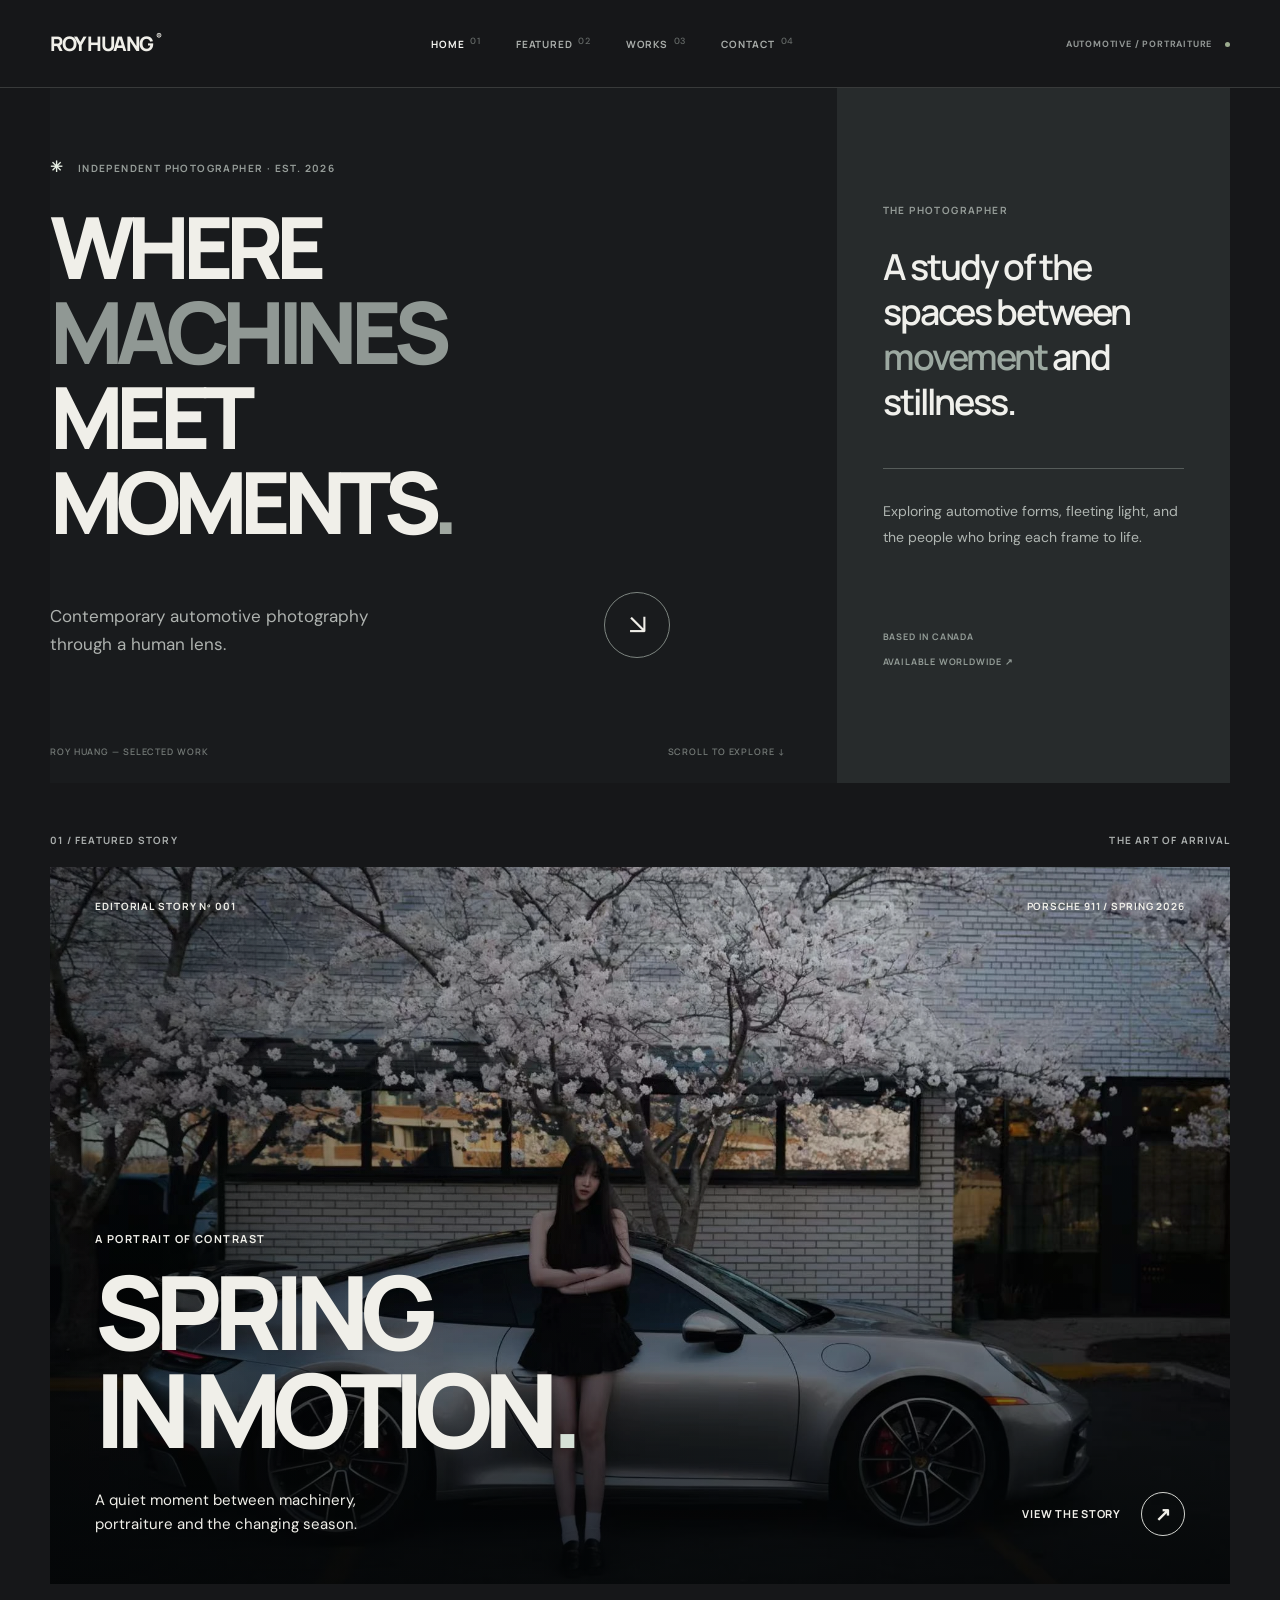
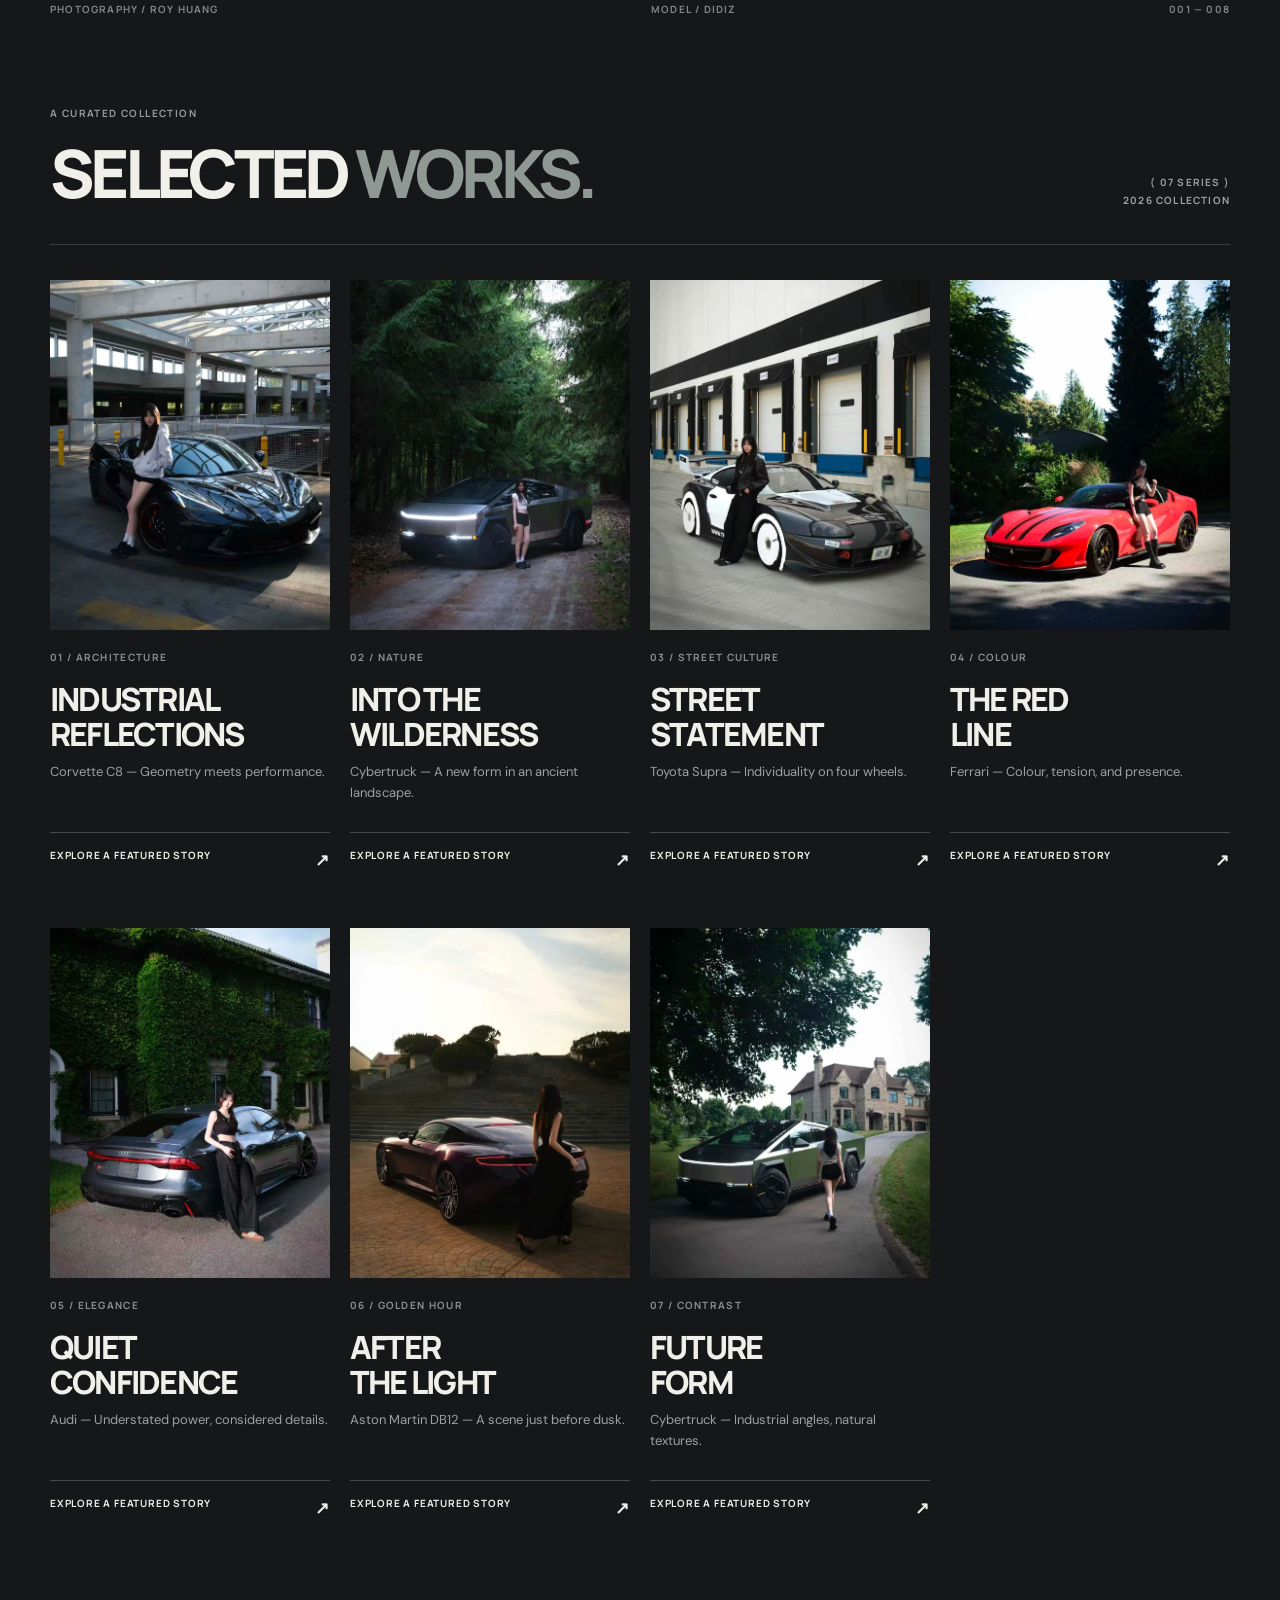
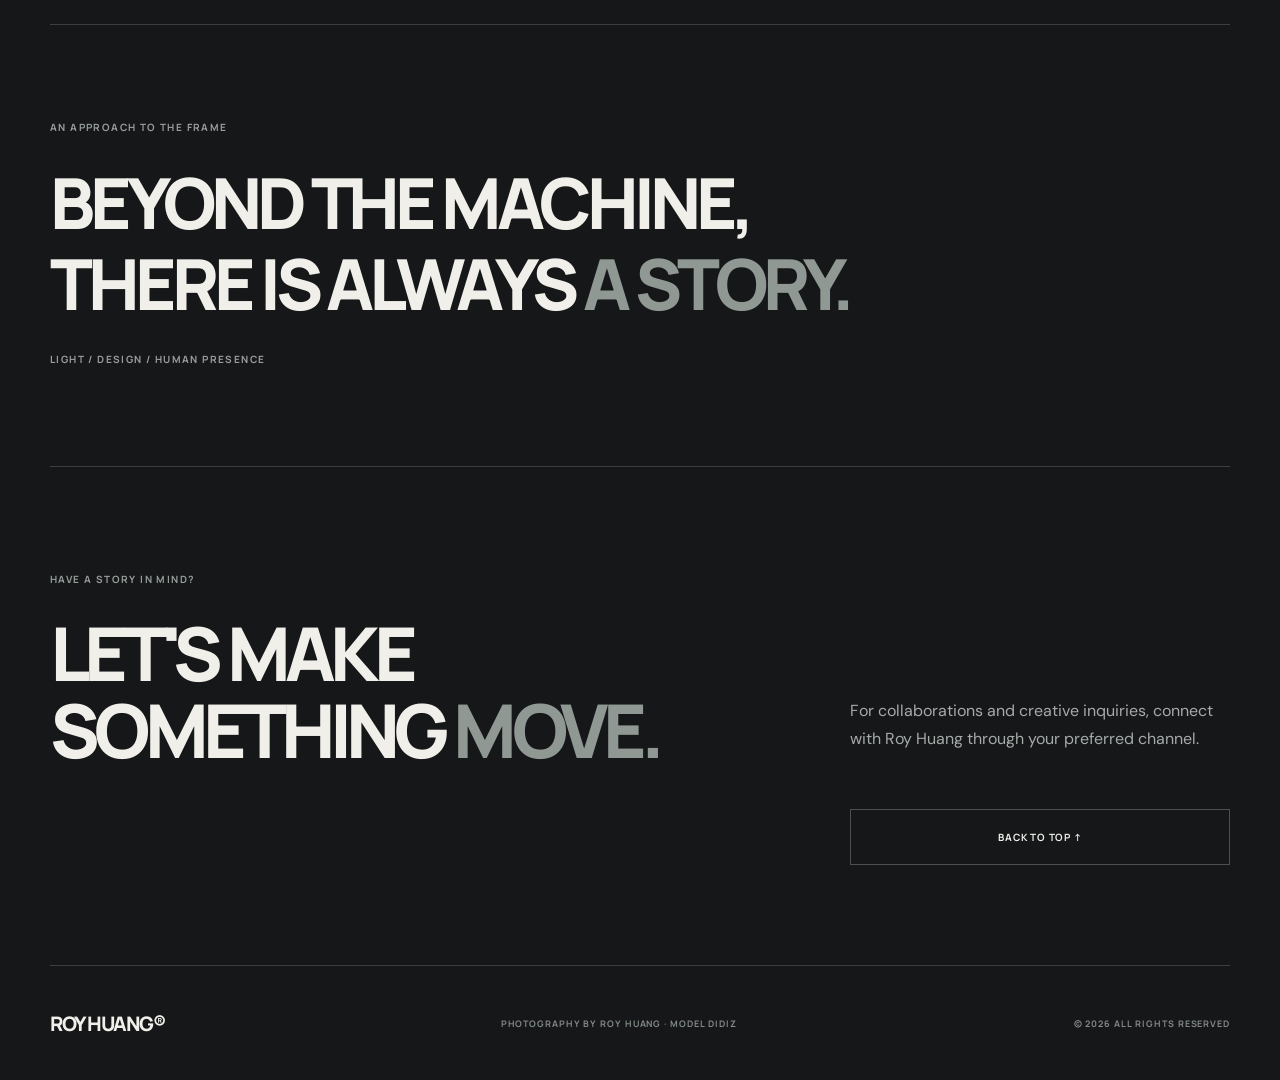
<file: index.html>
<!doctype html>
<html lang="en">
  <head>
    <meta charset="utf-8">
    <meta name="viewport" content="width=device-width,initial-scale=1">
    <meta name="theme-color" content="#161719">
    <meta name="description" content="Roy Huang — Automotive photography and portraiture. Selected photographs featuring didiz and extraordinary machines.">
    <title>ROY HUANG® — Automotive Photography &amp; Portraiture</title>
    <link rel="preconnect" href="https://fonts.googleapis.com">
    <link rel="preconnect" href="https://fonts.gstatic.com" crossorigin>
    <link href="https://fonts.googleapis.com/css2?family=DM+Sans:wght@400;500;600;700&amp;family=Manrope:wght@400;500;600;700;800&amp;display=swap" rel="stylesheet">
    <link rel="stylesheet" href="css/style.css">
    <script src="js/main.js" defer></script>
  </head>
  <body class="page-home">
    <header class="site-header" id="top">
      <a class="brand" href="index.html" aria-label="Roy Huang homepage">ROY HUANG<span class="brand-dot">®</span></a>
      <nav class="site-nav" aria-label="Main navigation"><a class="active" href="index.html">HOME <span>01</span></a><a href="detail.html">FEATURED <span>02</span></a><a href="#works">WORKS <span>03</span></a><a href="#contact">CONTACT <span>04</span></a></nav>
      <span class="header-right">AUTOMOTIVE / PORTRAITURE <span class="live-dot"></span></span>
    </header>
    <main>
      <section class="hero-grid container" aria-labelledby="hero-title">
        <div class="hero-primary">
          <div class="hero-copy">
            <p class="eyebrow reveal"><span class="tiny-spark">✳</span> INDEPENDENT PHOTOGRAPHER · EST. 2026</p>
            <h1 id="hero-title" class="reveal">WHERE<br><em>MACHINES</em><br>MEET<br>MOMENTS<span class="period">.</span></h1>
            <div class="hero-bottom reveal">
              <p>Contemporary automotive photography<br>through a human lens.</p>
              <a class="circle-link" href="#works" aria-label="Explore selected works">↘</a>
            </div>
          </div>
          <div class="hero-index"><span>ROY HUANG — SELECTED WORK</span><span>SCROLL TO EXPLORE ↓</span></div>
        </div>
        <aside class="hero-aside">
          <div class="aside-inner">
            <p class="eyebrow">THE PHOTOGRAPHER</p>
            <p class="aside-lead">A study of the spaces between <em>movement</em> and stillness.</p>
            <div class="aside-rule"></div>
            <p class="aside-description">Exploring automotive forms, fleeting light, and the people who bring each frame to life.</p>
            <div class="aside-meta"><span>BASED IN CANADA</span><span>AVAILABLE WORLDWIDE ↗</span></div>
          </div>
        </aside>
      </section>
      <section class="featured container" aria-label="Featured photography project">
        <div class="section-heading"><span>01 / FEATURED STORY</span><span>THE ART OF ARRIVAL</span></div>
        <a href="detail.html" class="featured-panel">
          <div class="featured-image"><img src="images/porsche-wide.webp" alt="Silver Porsche 911 beneath cherry blossoms, portrait of model didiz" fetchpriority="high"></div>
          <div class="featured-overlay">
            <div class="featured-top"><span>EDITORIAL STORY Nº 001</span><span>PORSCHE 911 / SPRING 2026</span></div>
            <div class="featured-content">
              <span class="featured-kicker">A PORTRAIT OF CONTRAST</span>
              <h2>SPRING<br>IN MOTION<span>.</span></h2>
              <div class="featured-bottom">
                <p>A quiet moment between machinery,<br>portraiture and the changing season.</p>
                <span class="view-case">VIEW THE STORY <span class="arrow-circle">↗</span></span>
              </div>
            </div>
          </div>
        </a>
        <div class="featured-caption"><span>PHOTOGRAPHY / ROY HUANG</span><span>MODEL / DIDIZ</span><span>001 — 008</span></div>
      </section>
      <section class="works container" id="works">
        <div class="works-heading reveal">
          <div>
            <p class="eyebrow">A CURATED COLLECTION</p>
            <h2>SELECTED <em>WORKS.</em></h2>
          </div>
          <span class="works-count">( 07 SERIES )<br>2026 COLLECTION</span>
        </div>
        <div class="cards-gallery">
          <article class="project-card reveal">
            <div class="card-image"><img src="images/corvette.webp" alt="Black Chevrolet Corvette C8 under geometric glass architecture" loading="lazy"></div>
            <div class="card-details">
              <span class="card-number">01 / ARCHITECTURE</span>
              <h3>INDUSTRIAL<br>REFLECTIONS</h3>
              <p>Corvette C8 — Geometry meets performance.</p>
              <a href="detail.html" class="card-action" aria-label="Explore featured photographic case study">EXPLORE A FEATURED STORY <span>↗</span></a>
            </div>
          </article>
          <article class="project-card reveal">
            <div class="card-image"><img src="images/cybertruck-forest.webp" alt="Tesla Cybertruck surrounded by deep evergreen forest" loading="lazy"></div>
            <div class="card-details">
              <span class="card-number">02 / NATURE</span>
              <h3>INTO THE<br>WILDERNESS</h3>
              <p>Cybertruck — A new form in an ancient landscape.</p>
              <a href="detail.html" class="card-action">EXPLORE A FEATURED STORY <span>↗</span></a>
            </div>
          </article>
          <article class="project-card reveal">
            <div class="card-image"><img src="images/supra.webp" alt="Modified Toyota Supra beside an industrial loading dock" loading="lazy"></div>
            <div class="card-details">
              <span class="card-number">03 / STREET CULTURE</span>
              <h3>STREET<br>STATEMENT</h3>
              <p>Toyota Supra — Individuality on four wheels.</p>
              <a href="detail.html" class="card-action">EXPLORE A FEATURED STORY <span>↗</span></a>
            </div>
          </article>
          <article class="project-card reveal">
            <div class="card-image"><img src="images/ferrari.webp" alt="Bright red Ferrari photographed in afternoon sunlight" loading="lazy"></div>
            <div class="card-details">
              <span class="card-number">04 / COLOUR</span>
              <h3>THE RED<br>LINE</h3>
              <p>Ferrari — Colour, tension, and presence.</p>
              <a href="detail.html" class="card-action">EXPLORE A FEATURED STORY <span>↗</span></a>
            </div>
          </article>
          <article class="project-card reveal">
            <div class="card-image"><img src="images/audi.webp" alt="Dark grey Audi performance car framed by ivy-covered building" loading="lazy"></div>
            <div class="card-details">
              <span class="card-number">05 / ELEGANCE</span>
              <h3>QUIET<br>CONFIDENCE</h3>
              <p>Audi — Understated power, considered details.</p>
              <a href="detail.html" class="card-action">EXPLORE A FEATURED STORY <span>↗</span></a>
            </div>
          </article>
          <article class="project-card reveal">
            <div class="card-image"><img src="images/amg.webp" alt="Aston Martin DB12 at golden hour with portrait model" loading="lazy"></div>
            <div class="card-details">
              <span class="card-number">06 / GOLDEN HOUR</span>
              <h3>AFTER<br>THE LIGHT</h3>
              <p>Aston Martin DB12 — A scene just before dusk.</p>
              <a href="detail.html" class="card-action">EXPLORE A FEATURED STORY <span>↗</span></a>
            </div>
          </article>
          <article class="project-card reveal">
            <div class="card-image"><img src="images/cybertruck-estate.webp" alt="Tesla Cybertruck near a quiet estate, model walking nearby" loading="lazy"></div>
            <div class="card-details">
              <span class="card-number">07 / CONTRAST</span>
              <h3>FUTURE<br>FORM</h3>
              <p>Cybertruck — Industrial angles, natural textures.</p>
              <a href="detail.html" class="card-action">EXPLORE A FEATURED STORY <span>↗</span></a>
            </div>
          </article>
        </div>
      </section>
      <section class="statement container reveal">
        <span>AN APPROACH TO THE FRAME</span>
        <p>BEYOND THE MACHINE,<br>THERE IS ALWAYS <em>A STORY.</em></p>
        <span>LIGHT / DESIGN / HUMAN PRESENCE</span>
      </section>
      <section class="contact container" id="contact">
        <div>
          <p class="eyebrow">HAVE A STORY IN MIND?</p>
          <h2>LET&#39;S MAKE<br>SOMETHING <em>MOVE.</em></h2>
        </div>
        <p>For collaborations and creative inquiries, connect with Roy Huang through your preferred channel.</p>
        <a href="#top" class="back-to-top">BACK TO TOP ↑</a>
      </section>
    </main>
    <footer class="site-footer container"><a href="index.html" class="footer-brand">ROY HUANG®</a><span>PHOTOGRAPHY BY ROY HUANG · MODEL DIDIZ</span><span>© 2026 ALL RIGHTS RESERVED</span></footer>
  </body>
</html>
</file>
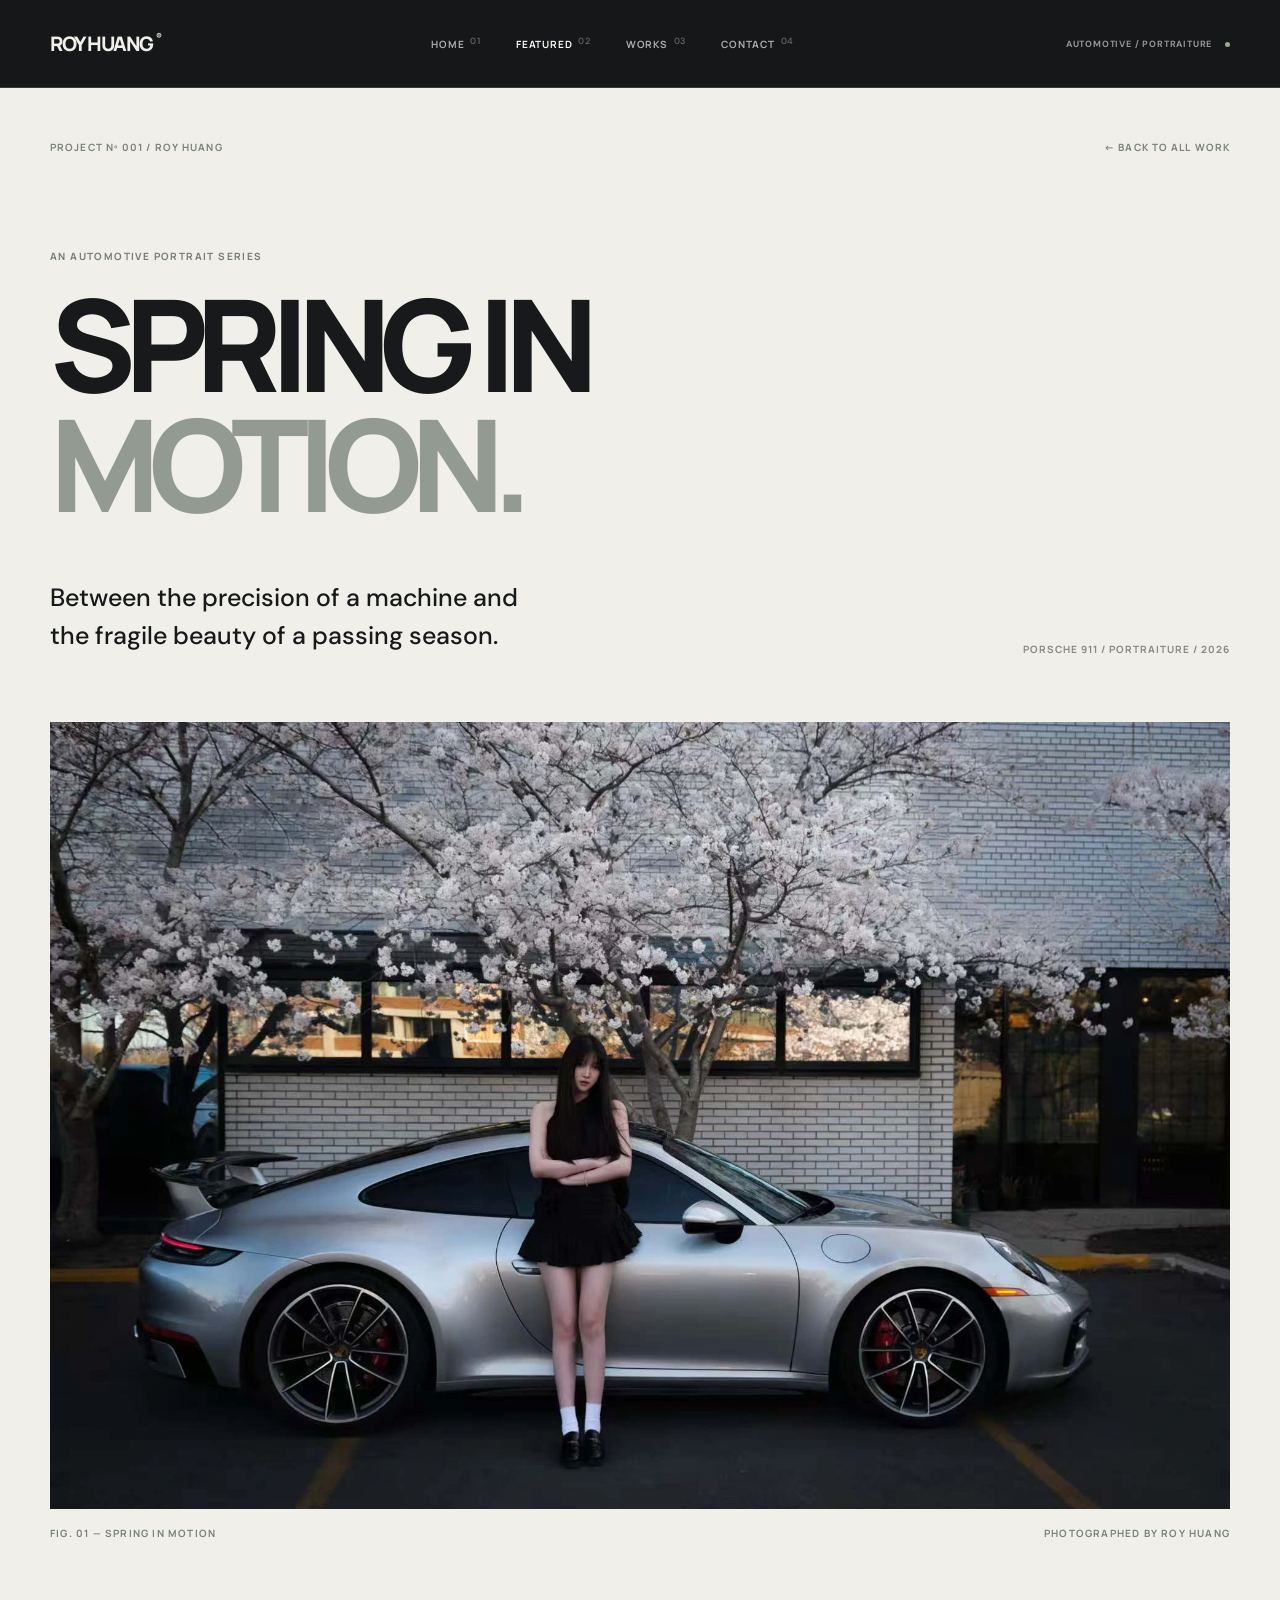
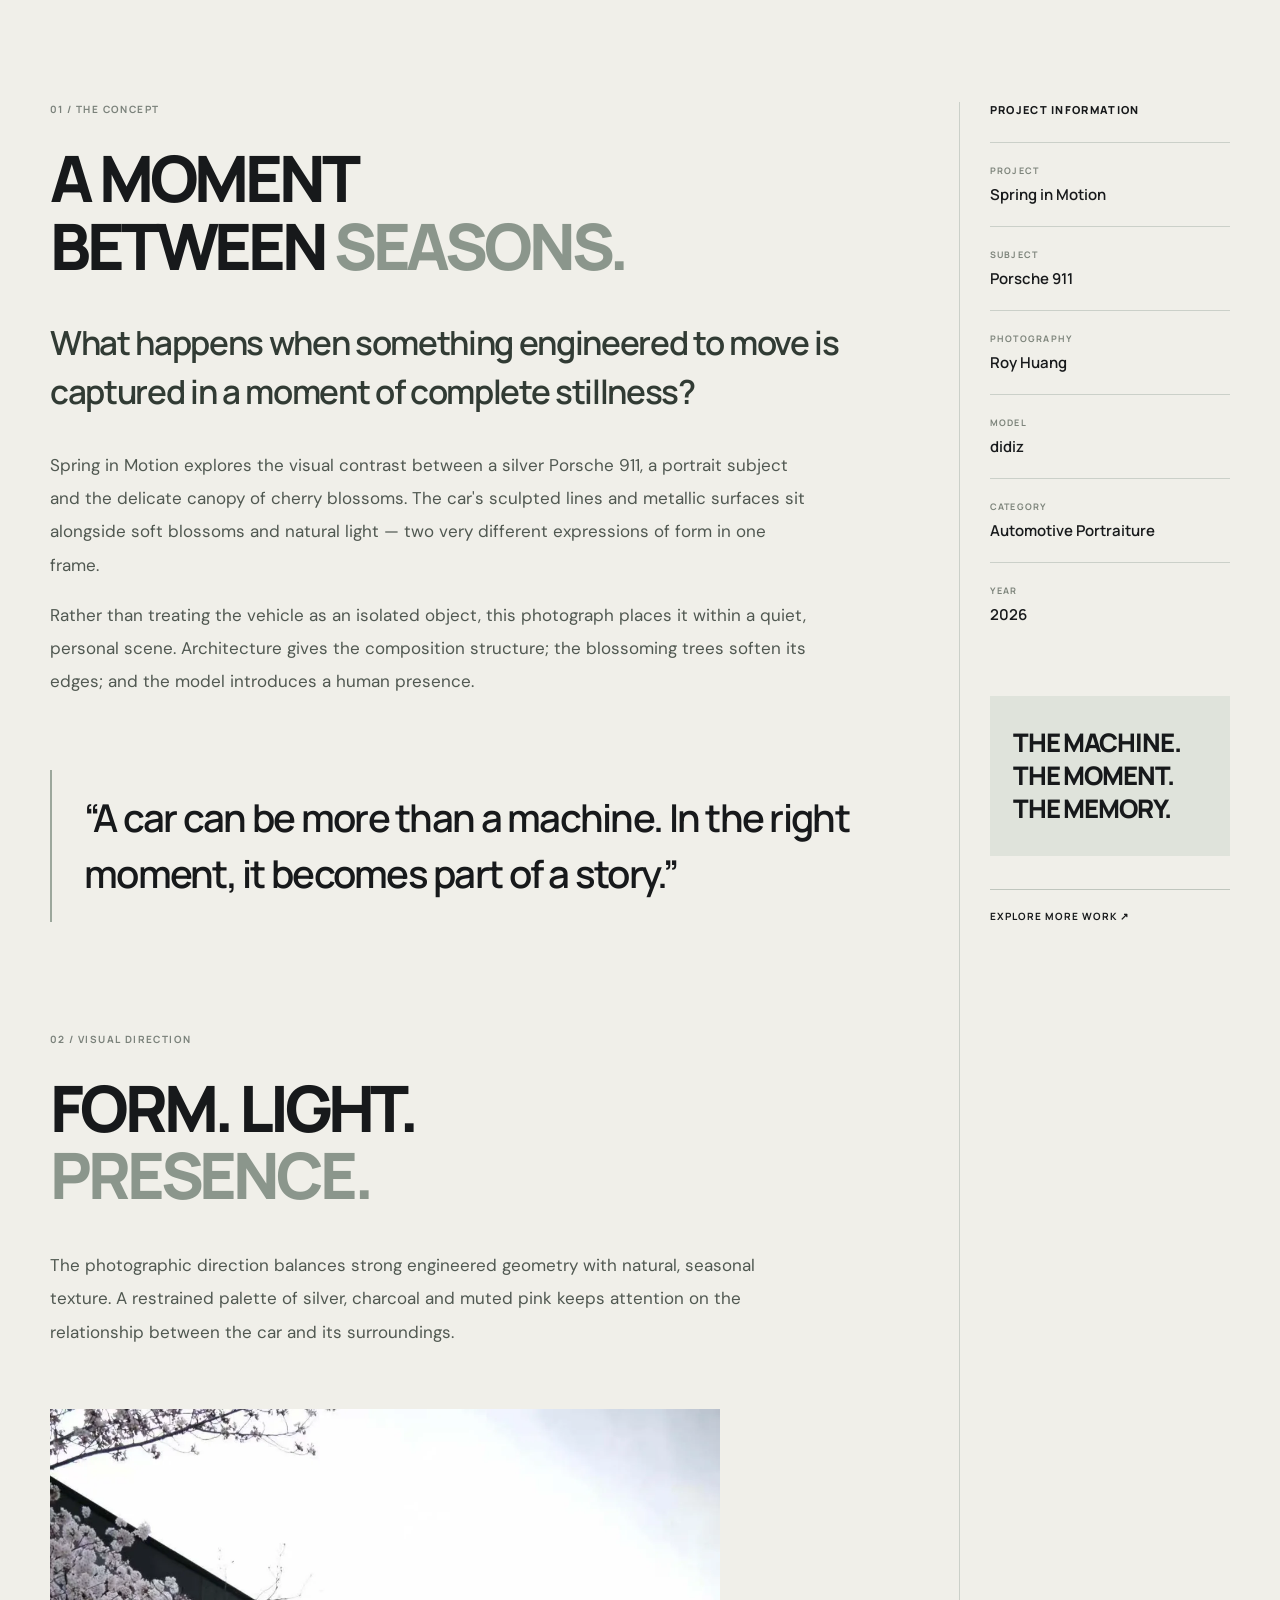
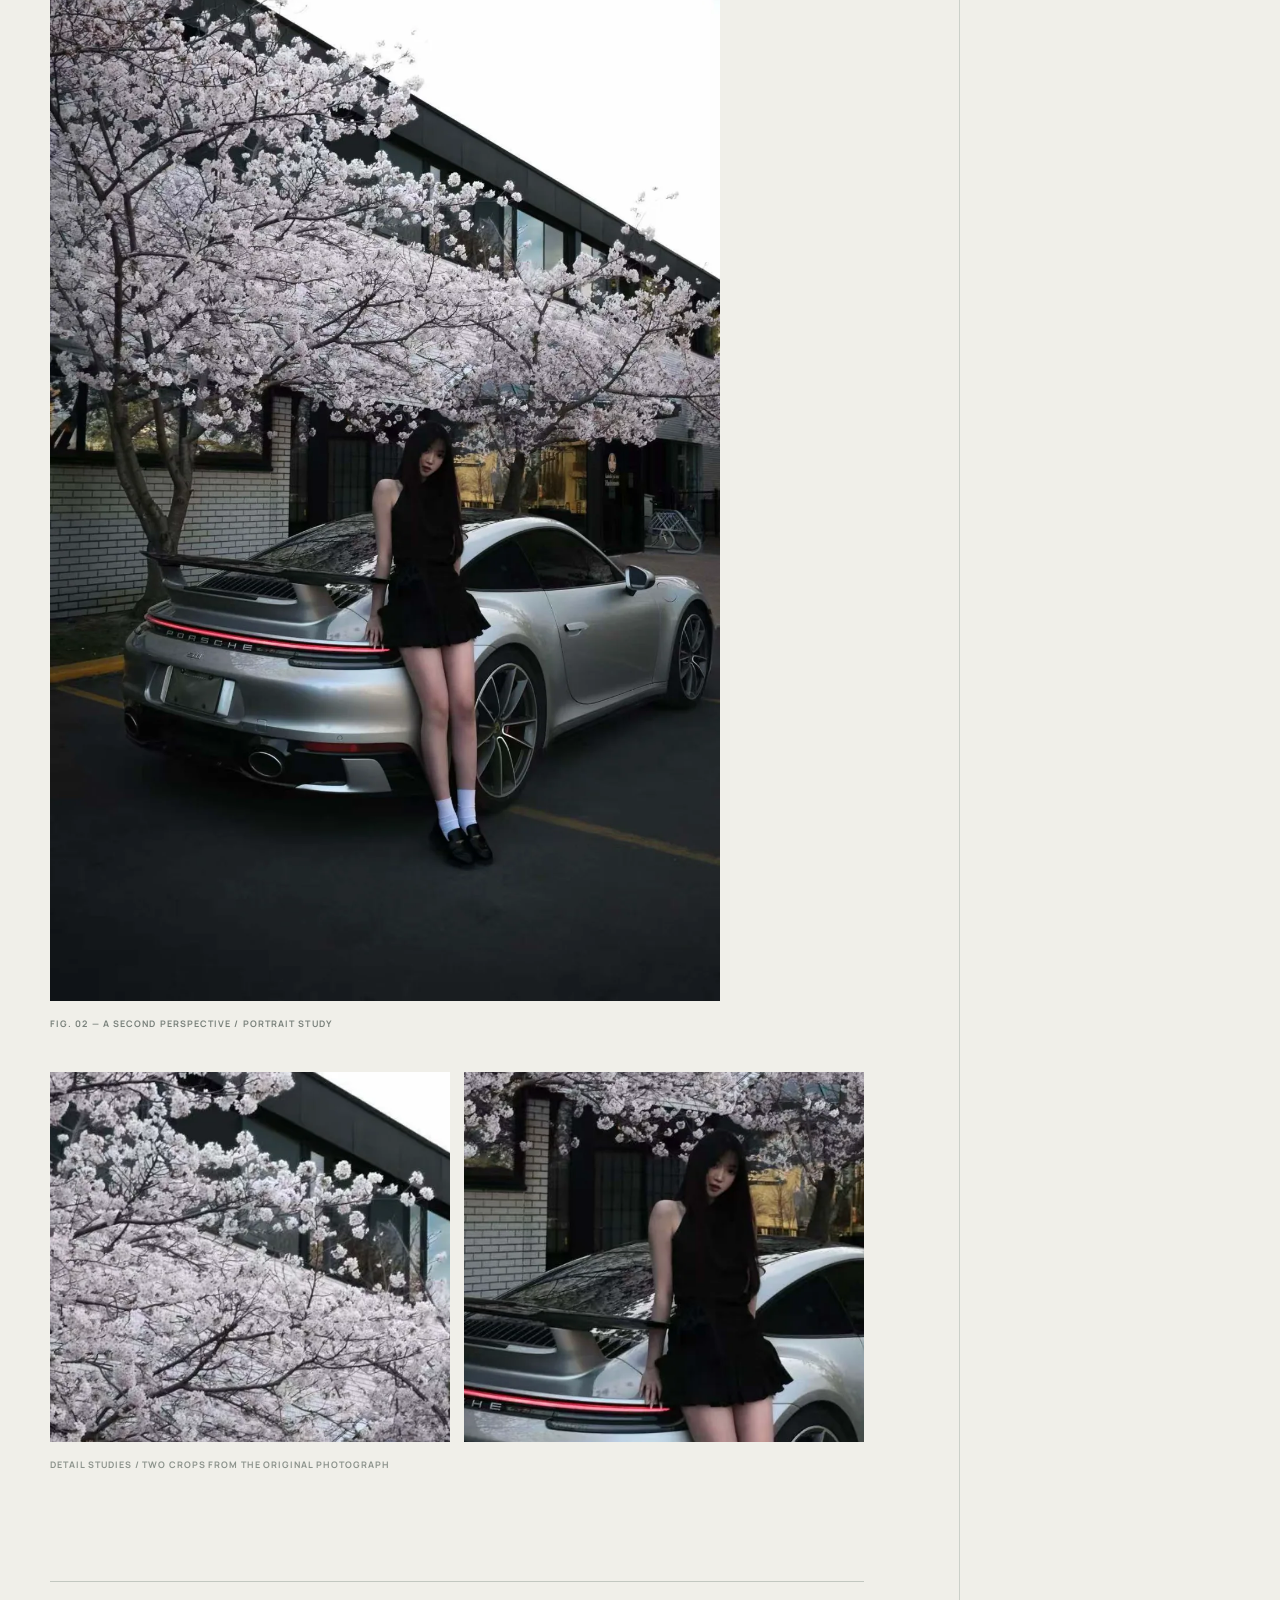
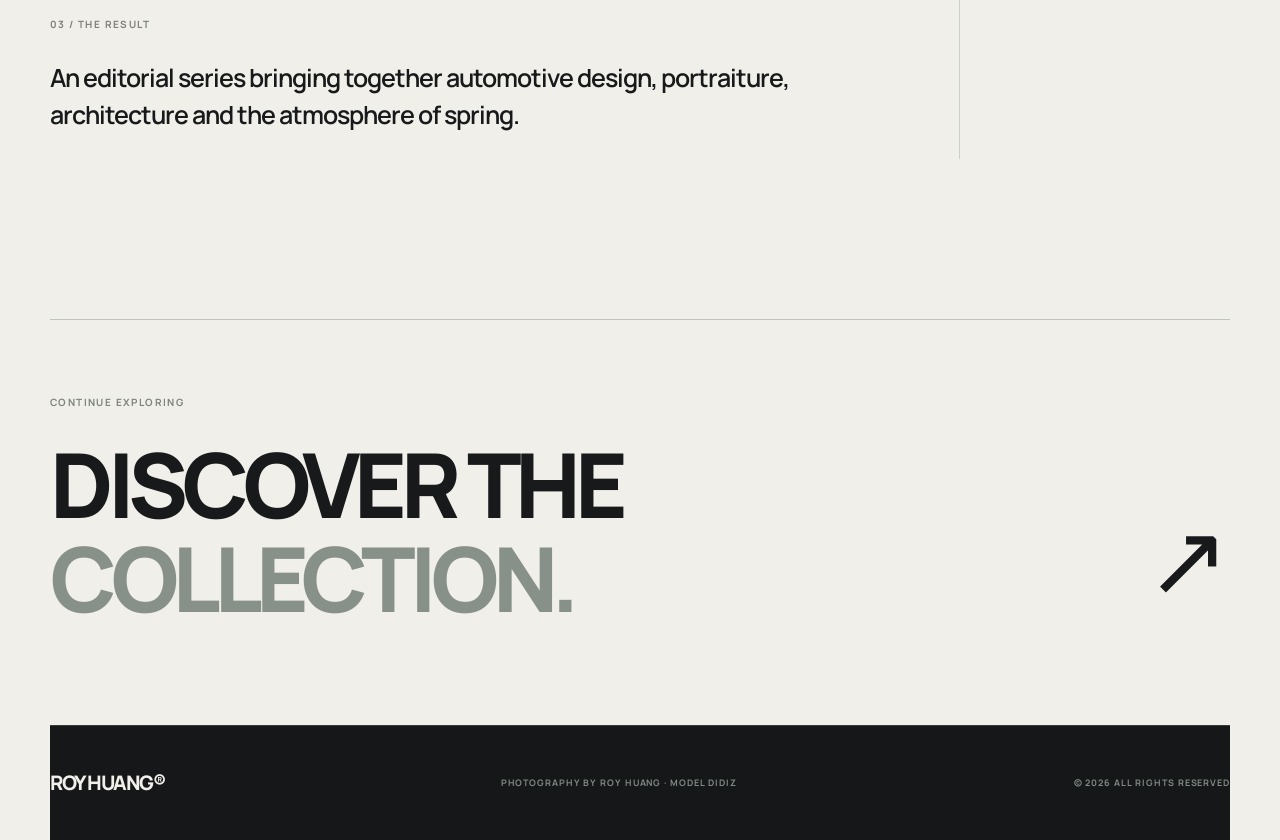
<file: detail.html>
<!doctype html>
<html lang="en">
  <head>
    <meta charset="utf-8">
    <meta name="viewport" content="width=device-width,initial-scale=1">
    <meta name="theme-color" content="#161719">
    <meta name="description" content="Spring in Motion — Porsche 911 automotive portrait series photographed by Roy Huang with model didiz.">
    <title>Spring in Motion — ROY HUANG®</title>
    <link rel="preconnect" href="https://fonts.googleapis.com">
    <link rel="preconnect" href="https://fonts.gstatic.com" crossorigin>
    <link href="https://fonts.googleapis.com/css2?family=DM+Sans:wght@400;500;600;700&amp;family=Manrope:wght@400;500;600;700;800&amp;display=swap" rel="stylesheet">
    <link rel="stylesheet" href="css/style.css">
    <script src="js/main.js" defer></script>
  </head>
  <body class="page-detail">
    <header class="site-header" id="top">
      <a class="brand" href="index.html" aria-label="Roy Huang homepage">ROY HUANG<span class="brand-dot">®</span></a>
      <nav class="site-nav" aria-label="Main navigation"><a href="index.html">HOME <span>01</span></a><a class="active" href="detail.html">FEATURED <span>02</span></a><a href="index.html#works">WORKS <span>03</span></a><a href="index.html#contact">CONTACT <span>04</span></a></nav>
      <span class="header-right">AUTOMOTIVE / PORTRAITURE <span class="live-dot"></span></span>
    </header>
    <main>
      <section class="detail-hero container">
        <div class="detail-hero-top"><span>PROJECT Nº 001 / ROY HUANG</span><a href="index.html#works">← BACK TO ALL WORK</a></div>
        <p class="eyebrow reveal">AN AUTOMOTIVE PORTRAIT SERIES</p>
        <h1 class="reveal">SPRING IN<br><em>MOTION</em><span>.</span></h1>
        <div class="detail-hero-bottom reveal">
          <p>Between the precision of a machine and<br>the fragile beauty of a passing season.</p>
          <span>PORSCHE 911 / PORTRAITURE / 2026</span>
        </div>
      </section>
      <section class="detail-cover container">
        <div class="detail-cover-image"><img src="images/porsche-wide.webp" alt="Wide side profile portrait of didiz standing beside silver Porsche 911 beneath cherry blossoms" fetchpriority="high"></div>
        <div class="cover-footnote"><span>FIG. 01 — SPRING IN MOTION</span><span>PHOTOGRAPHED BY ROY HUANG</span></div>
      </section>
      <section class="content-grid container">
        <article class="case-body">
          <p class="eyebrow">01 / THE CONCEPT</p>
          <h2>A MOMENT<br>BETWEEN <em>SEASONS.</em></h2>
          <p class="case-lead">What happens when something engineered to move is captured in a moment of complete stillness?</p>
          <p>Spring in Motion explores the visual contrast between a silver Porsche 911, a portrait subject and the delicate canopy of cherry blossoms. The car&#39;s sculpted lines and metallic surfaces sit alongside soft blossoms and natural light — two very different expressions of form in one frame.</p>
          <p>Rather than treating the vehicle as an isolated object, this photograph places it within a quiet, personal scene. Architecture gives the composition structure; the blossoming trees soften its edges; and the model introduces a human presence.</p>
          <div class="case-quote">“A car can be more than a machine. In the right moment, it becomes part of a story.”</div>
          <p class="eyebrow space-top">02 / VISUAL DIRECTION</p>
          <h2>FORM. LIGHT.<br><em>PRESENCE.</em></h2>
          <p>The photographic direction balances strong engineered geometry with natural, seasonal texture. A restrained palette of silver, charcoal and muted pink keeps attention on the relationship between the car and its surroundings.</p>
          <figure class="portrait-figure">
            <img src="images/porsche.webp" alt="Portrait orientation of didiz with silver Porsche 911 under spring cherry blossoms" loading="lazy">
            <figcaption>FIG. 02 — A SECOND PERSPECTIVE / PORTRAIT STUDY</figcaption>
          </figure>
          <div class="detail-split-visual">
            <div class="visual-crop"><img src="images/porsche.webp" alt="Detail crop of cherry blossoms surrounding the Porsche scene" loading="lazy"></div>
            <div class="visual-crop crop-car"><img src="images/porsche.webp" alt="Detail crop showing Porsche 911 tail light and metallic bodywork" loading="lazy"></div>
          </div>
          <p class="image-credit">DETAIL STUDIES / TWO CROPS FROM THE ORIGINAL PHOTOGRAPH</p>
          <div class="outcome">
            <p class="eyebrow">03 / THE RESULT</p>
            <p>An editorial series bringing together automotive design, portraiture, architecture and the atmosphere of spring.</p>
          </div>
        </article>
        <aside class="case-sidebar">
          <div class="sidebar-sticky">
            <span class="sidebar-heading">PROJECT INFORMATION</span>
            <div class="meta-row"><span>PROJECT</span><strong>Spring in Motion</strong></div>
            <div class="meta-row"><span>SUBJECT</span><strong>Porsche 911</strong></div>
            <div class="meta-row"><span>PHOTOGRAPHY</span><strong>Roy Huang</strong></div>
            <div class="meta-row"><span>MODEL</span><strong>didiz</strong></div>
            <div class="meta-row"><span>CATEGORY</span><strong>Automotive Portraiture</strong></div>
            <div class="meta-row"><span>YEAR</span><strong>2026</strong></div>
            <div class="sidebar-note">THE MACHINE.<br>THE MOMENT.<br>THE MEMORY.</div>
            <a class="sidebar-next" href="index.html#works">EXPLORE MORE WORK ↗</a>
          </div>
        </aside>
      </section>
      <section class="next-project container">
        <p class="eyebrow">CONTINUE EXPLORING</p>
        <a href="index.html#works"><span>DISCOVER THE<br><em>COLLECTION.</em></span><span class="next-icon">↗</span></a>
      </section>
    </main>
    <footer class="site-footer container"><a href="index.html" class="footer-brand">ROY HUANG®</a><span>PHOTOGRAPHY BY ROY HUANG · MODEL DIDIZ</span><span>© 2026 ALL RIGHTS RESERVED</span></footer>
  </body>
</html>
</file>
<file: css/style.css>
:root {
  --ink:#161719;
  --graphite:#242729;
  --muted:#8f9391;
  --paper:#f0efe9;
  --light:#c3c5c0;
  --line:#3b3e40;
  --accent:#87908b;
  --font:'Manrope','Helvetica Neue',Arial,sans-serif;
  --body:'DM Sans',Arial,sans-serif;
}

* {
  box-sizing:border-box;
}

html {
  scroll-behavior:smooth;
}

body {
  margin:0;
  background:var(--ink);
  color:var(--paper);
  font-family:var(--body);
  -webkit-font-smoothing:antialiased;
}

img {
  display:block;
  width:100%;
  height:100%;
  object-fit:cover;
}

a {
  color:inherit;
  text-decoration:none;
}

button,a {
  -webkit-tap-highlight-color:transparent;
}

a:focus-visible {
  outline:2px solid var(--accent);
  outline-offset:5px;
}

.container {
  width:min(100% - 100px,1440px);
  margin-inline:auto;
}

.site-header {
  display:flex;
  align-items:center;
  justify-content:space-between;
  gap:30px;
  min-height:88px;
  padding:0 50px;
  border-bottom:1px solid #383a3a;
}

.brand,.footer-brand {
  font:800 20px var(--font);
  letter-spacing:-1.5px;
  white-space:nowrap;
}

.brand-dot {
  font-size:9px;
  vertical-align:top;
  margin-left:3px;
}

.site-nav {
  display:flex;
  align-items:center;
  gap:35px;
}

.site-nav a {
  font:700 10px var(--font);
  letter-spacing:.08em;
  color:#a9adaa;
  transition:color .25s;
}

.site-nav a:hover,.site-nav a.active {
  color:#f6f6f2;
}

.site-nav a span {
  font:500 9px var(--body);
  color:#666b69;
  vertical-align:super;
  margin-left:3px;
}

.header-right {
  font-size:9px;
  font-weight:700;
  letter-spacing:.09em;
  color:#929795;
  white-space:nowrap;
}

.live-dot {
  display:inline-block;
  width:5px;
  height:5px;
  border-radius:50%;
  background:#9bab8e;
  margin-left:10px;
  vertical-align:middle;
}

.hero-grid {
  display:grid;
  grid-template-columns:2fr 1fr;
  min-height:695px;
  margin-top:0;
}

.hero-primary {
  background:#191b1d;
  display:flex;
  flex-direction:column;
  justify-content:space-between;
  padding:68px 52px 25px 0;
  position:relative;
}

.eyebrow {
  font:700 10px var(--font);
  letter-spacing:.14em;
  color:#969d99;
  margin:0 0 28px;
}

.tiny-spark {
  color:#e5ede2;
  margin-right:10px;
  font-size:15px;
}

.hero-copy h1,.detail-hero h1 {
  font:800 clamp(58px,6.7vw,108px)/.99 var(--font);
  letter-spacing:-.088em;
  margin:0;
}

.hero-copy h1 em,.detail-hero h1 em,.works h2 em,.statement em,.contact h2 em,.case-body h2 em,.next-project em {
  font-style:normal;
  color:#909894;
}

.period {
  color:#a0a8a1;
}

.hero-bottom {
  display:flex;
  align-items:end;
  justify-content:space-between;
  margin-top:47px;
  max-width:620px;
}

.hero-bottom p {
  font:400 17px/1.65 var(--body);
  color:#aeb2af;
  margin:0;
}

.circle-link {
  width:66px;
  height:66px;
  border:1px solid #7d8580;
  display:grid;
  place-items:center;
  font-size:28px;
  border-radius:50%;
  transition:background .3s,transform .3s;
}

.circle-link:hover {
  background:#343c39;
  transform:translate(3px,3px);
}

.hero-index {
  display:flex;
  justify-content:space-between;
  gap:20px;
  color:#727875;
  font:600 9px var(--font);
  letter-spacing:.1em;
  padding-top:65px;
}

.hero-aside {
  background:#272b2c;
  display:flex;
  align-items:center;
  padding:55px 46px;
}

.aside-inner {
  width:100%;
}

.aside-lead {
  font:600 clamp(27px,2.8vw,44px)/1.25 var(--font);
  letter-spacing:-.055em;
  margin:0;
  color:#f0f0ec;
}

.aside-lead em {
  color:#9ca9a1;
  font-style:normal;
}

.aside-rule {
  height:1px;
  background:#565c5a;
  margin:44px 0 30px;
}

.aside-description {
  color:#b0b6b2;
  line-height:1.8;
  font-size:14px;
  max-width:300px;
}

.aside-meta {
  margin-top:80px;
  color:#929b96;
  font:700 9px var(--font);
  letter-spacing:.09em;
  display:flex;
  flex-direction:column;
  gap:12px;
}

.featured {
  padding-top:50px;
}

.section-heading,.featured-caption,.cover-footnote {
  display:flex;
  justify-content:space-between;
  gap:20px;
  font:700 10px var(--font);
  letter-spacing:.12em;
  color:#aaaead;
}

.section-heading {
  padding-bottom:20px;
}

.featured-panel {
  display:block;
  position:relative;
  height:min(78vw,830px);
  min-height:550px;
  overflow:hidden;
  background:#292e30;
}

.featured-image {
  position:absolute;
  inset:0;
}

.featured-image img {
  object-position:center 51%;
  filter:brightness(.73);
  transition:transform .9s cubic-bezier(.2,.7,.2,1),filter .6s;
}

.featured-panel:hover img {
  transform:scale(1.025);
  filter:brightness(.62);
}

.featured-overlay {
  position:absolute;
  inset:0;
  padding:32px 45px 48px;
  display:flex;
  flex-direction:column;
  justify-content:space-between;
  background:linear-gradient(90deg,rgba(9,12,13,.66) 0%,rgba(9,12,13,.18) 55%,rgba(0,0,0,.09) 100%),linear-gradient(0deg,rgba(4,6,6,.65),transparent 46%);
}

.featured-top {
  display:flex;
  justify-content:space-between;
  gap:20px;
  font:700 10px var(--font);
  letter-spacing:.09em;
}

.featured-kicker {
  font:700 11px var(--font);
  letter-spacing:.13em;
}

.featured-content h2 {
  font:800 clamp(70px,9vw,150px)/.95 var(--font);
  letter-spacing:-.085em;
  margin:15px 0 30px;
}

.featured-content h2 span {
  color:#d6e1d6;
}

.featured-bottom {
  display:flex;
  justify-content:space-between;
  align-items:end;
  gap:20px;
}

.featured-bottom p {
  font-size:15px;
  line-height:1.6;
  margin:0;
}

.view-case {
  display:flex;
  align-items:center;
  gap:20px;
  font:700 11px var(--font);
  letter-spacing:.07em;
}

.arrow-circle {
  width:44px;
  height:44px;
  border:1px solid #d2d4cf;
  border-radius:50%;
  display:grid;
  place-items:center;
  font-size:19px;
}

.featured-caption {
  padding:18px 0 90px;
  color:#818884;
}

.works {
  padding-bottom:90px;
  scroll-margin-top:30px;
}

.works-heading {
  display:flex;
  align-items:end;
  justify-content:space-between;
  gap:20px;
  padding-bottom:35px;
  border-bottom:1px solid var(--line);
  margin-bottom:35px;
}

.works-heading .eyebrow {
  margin-bottom:17px;
}

.works h2 {
  font:800 clamp(40px,5.2vw,76px)/1.08 var(--font);
  letter-spacing:-.07em;
  margin:0;
}

.works-count {
  text-align:right;
  font:700 10px/1.8 var(--font);
  letter-spacing:.12em;
  color:#9ca49e;
}

.cards-gallery {
  display:grid;
  grid-template-columns:repeat(auto-fit,minmax(280px,1fr));
  gap:42px 20px;
}

.project-card {
  display:flex;
  flex-direction:column;
  min-width:0;
}

.card-image {
  overflow:hidden;
  aspect-ratio:4/5;
  background:#333b38;
}

.card-image img {
  object-position:center 60%;
  transition:transform .65s cubic-bezier(.2,.7,.2,1),filter .6s;
}

.project-card:hover img {
  transform:scale(1.06);
  filter:contrast(1.06);
}

.card-details {
  display:flex;
  flex-direction:column;
  flex:1;
  padding-top:20px;
}

.card-number {
  font:700 10px var(--font);
  letter-spacing:.13em;
  color:#8a918d;
}

.card-details h3 {
  font:800 clamp(24px,2.5vw,36px)/1.1 var(--font);
  letter-spacing:-.055em;
  margin:18px 0 10px;
}

.card-details p {
  font:400 13px/1.6 var(--body);
  color:#9ba29e;
  margin:0 0 28px;
}

.card-action {
  margin-top:auto;
  padding:15px 0;
  border-top:1px solid #414646;
  font:700 10px var(--font);
  letter-spacing:.08em;
  display:flex;
  justify-content:space-between;
  gap:10px;
  transition:color .25s;
}

.card-action:hover {
  color:#bcd1c3;
}

.card-action span {
  font-size:17px;
}

.statement {
  padding:95px 0 100px;
  border-top:1px solid var(--line);
  border-bottom:1px solid var(--line);
  display:flex;
  flex-direction:column;
  gap:28px;
}

.statement>span {
  font:700 10px var(--font);
  letter-spacing:.14em;
  color:#989f9b;
}

.statement p {
  font:800 clamp(35px,5.5vw,84px)/1.15 var(--font);
  letter-spacing:-.072em;
  margin:0;
}

.contact {
  padding-top:105px;
  padding-bottom:100px;
  display:grid;
  grid-template-columns:2fr 1fr;
  gap:40px;
  align-items:end;
  scroll-margin-top:40px;
}

.contact h2 {
  font:800 clamp(44px,5.8vw,92px)/1.05 var(--font);
  letter-spacing:-.075em;
  margin:0;
}

.contact>p {
  font-size:16px;
  line-height:1.75;
  color:#a5aba8;
}

.back-to-top {
  font:700 10px var(--font);
  letter-spacing:.08em;
  padding:20px;
  border:1px solid #4b514e;
  text-align:center;
  grid-column:2;
}

.site-footer {
  border-top:1px solid var(--line);
  min-height:115px;
  display:flex;
  align-items:center;
  justify-content:space-between;
  gap:20px;
}

.site-footer span {
  font:700 9px var(--font);
  letter-spacing:.1em;
  color:#818a84;
}

.page-detail {
  background:#f0efe9;
  color:#17191b;
}

.page-detail .site-header,.page-detail .site-footer {
  background:#161719;
  color:#f0efe9;
  border-color:#333a38;
}

.page-detail .site-header {
  padding-inline:50px;
}

.detail-hero {
  padding-top:52px;
  padding-bottom:66px;
}

.detail-hero-top {
  display:flex;
  justify-content:space-between;
  gap:20px;
  font:700 10px var(--font);
  letter-spacing:.11em;
  color:#7b817c;
  margin-bottom:95px;
}

.detail-hero-top a:hover {
  text-decoration:underline;
}

.detail-hero .eyebrow {
  color:#747b75;
  margin-bottom:20px;
}

.detail-hero h1 {
  font-size:clamp(70px,10vw,165px);
  line-height:.94;
}

.detail-hero h1 em {
  color:#929a92;
}

.detail-hero h1 span {
  color:#929a92;
}

.detail-hero-bottom {
  display:flex;
  justify-content:space-between;
  align-items:end;
  gap:20px;
  margin-top:55px;
}

.detail-hero-bottom p {
  font:500 clamp(17px,2vw,25px)/1.55 var(--body);
  margin:0;
}

.detail-hero-bottom span {
  font:700 10px var(--font);
  letter-spacing:.1em;
  color:#848a83;
}

.detail-cover-image {
  height:min(91vw,1150px);
  overflow:hidden;
  background:#d1d4cf;
}

.detail-cover-image img {
  object-position:center 52%;
}

.cover-footnote {
  padding:17px 0;
  color:#7a827c;
}

.content-grid {
  display:grid;
  grid-template-columns:3fr 1fr;
  gap:8%;
  padding-top:145px;
  padding-bottom:160px;
}

.case-body {
  min-width:0;
}

.case-body .eyebrow {
  color:#7b827b;
}

.case-body h2 {
  font:800 clamp(40px,5vw,78px)/1.06 var(--font);
  letter-spacing:-.065em;
  margin:0 0 40px;
}

.case-body h2 em {
  color:#8b968c;
}

.case-lead {
  font:600 clamp(22px,2.6vw,37px)/1.45 var(--font)!important;
  letter-spacing:-.04em;
  color:#313b34!important;
}

.case-body>p:not(.eyebrow):not(.case-lead):not(.image-credit) {
  font:400 17px/1.95 var(--body);
  color:#505851;
  max-width:760px;
}

.case-quote {
  font:600 clamp(23px,3vw,42px)/1.45 var(--font);
  letter-spacing:-.045em;
  margin:72px 0;
  padding:20px 0 20px 32px;
  border-left:2px solid #9ca79c;
}

.space-top {
  margin-top:110px!important;
}

.detail-split-visual {
  display:grid;
  grid-template-columns:1fr 1fr;
  gap:14px;
  margin-top:42px;
}

.visual-crop {
  height:370px;
  overflow:hidden;
  background:#d0d4d0;
}

.visual-crop img {
  transform:scale(2.25);
  object-position:50% 22%;
}

.visual-crop.crop-car img {
  transform:scale(2.05);
  object-position:58% 71%;
}

.image-credit {
  font:700 9px var(--font);
  letter-spacing:.1em;
  color:#8c938c;
  margin-top:16px;
}

.outcome {
  margin-top:110px;
  border-top:1px solid #c2c7c0;
  padding-top:35px;
}

.outcome p:last-child {
  font:600 25px/1.5 var(--font);
  letter-spacing:-.04em;
}

.case-sidebar {
  border-left:1px solid #cbd0c9;
  padding-left:30px;
}

.sidebar-sticky {
  position:sticky;
  top:35px;
}

.sidebar-heading {
  font:800 11px var(--font);
  letter-spacing:.12em;
  display:block;
  padding-bottom:25px;
}

.meta-row {
  padding:21px 0;
  border-top:1px solid #cbd0c9;
  display:flex;
  flex-direction:column;
  gap:7px;
}

.meta-row span {
  font:700 9px var(--font);
  letter-spacing:.14em;
  color:#7d847b;
}

.meta-row strong {
  font:600 15px var(--font);
}

.sidebar-note {
  margin-top:50px;
  background:#dfe3db;
  padding:30px 23px;
  font:800 clamp(16px,2vw,27px)/1.3 var(--font);
  letter-spacing:-.04em;
}

.sidebar-next {
  display:block;
  border-top:1px solid #c0c6be;
  margin-top:33px;
  padding-top:19px;
  font:700 10px var(--font);
  letter-spacing:.1em;
}

.next-project {
  border-top:1px solid #bfc5bc;
  padding:75px 0 100px;
}

.next-project .eyebrow {
  color:#7c847b;
}

.next-project>a {
  display:flex;
  justify-content:space-between;
  align-items:end;
  gap:20px;
}

.next-project>a>span:first-child {
  font:800 clamp(45px,7vw,105px)/1.05 var(--font);
  letter-spacing:-.07em;
}

.next-project em {
  color:#87918a;
}

.next-icon {
  font:400 100px var(--font);
}

.reveal {
  opacity:0;
  transform:translateY(23px);
  transition:opacity .75s ease,transform .75s cubic-bezier(.2,.75,.2,1);
}

.reveal.is-visible {
  opacity:1;
  transform:translateY(0);
}

@media(max-width:1100px) {
  .header-right {
    display:none;
  }

  .site-header {
    padding:0 32px;
  }

  .container {
    width:calc(100% - 64px);
  }

  .hero-primary {
    padding-right:28px;
  }

  .hero-aside {
    padding:35px 30px;
  }

  .hero-grid {
    min-height:625px;
  }

  .hero-copy h1 {
    font-size:clamp(55px,7vw,80px);
  }

  .featured-panel {
    min-height:540px;
  }

  .content-grid {
    gap:5%;
  }

}

@media(max-width:767px) {
  .container {
    width:calc(100% - 36px);
  }

  .site-header,.page-detail .site-header {
    padding:0 18px;
    min-height:76px;
    flex-wrap:wrap;
    gap:10px;
    align-content:center;
  }

  .brand {
    font-size:17px;
  }

  .site-nav {
    gap:13px;
    flex-wrap:wrap;
    justify-content:flex-end;
  }

  .site-nav a {
    font-size:9px;
  }

  .site-nav a span {
    display:none;
  }

  .hero-grid {
    grid-template-columns:1fr;
    min-height:0;
  }

  .hero-primary {
    padding:70px 0 20px;
    min-height:610px;
  }

  .hero-copy h1 {
    font-size:clamp(48px,11vw,76px);
  }

  .hero-bottom p {
    font-size:14px;
  }

  .circle-link {
    width:54px;
    height:54px;
  }

  .hero-index {
    padding-top:50px;
    font-size:8px;
  }

  .hero-aside {
    padding:35px 27px;
    min-height:270px;
  }

  .aside-lead {
    font-size:30px;
    max-width:410px;
  }

  .aside-rule {
    margin:20px 0;
  }

  .aside-meta {
    margin-top:24px;
  }

  .featured {
    padding-top:40px;
  }

  .section-heading,.featured-caption {
    font-size:8px;
  }

  .featured-panel {
    min-height:630px;
    height:77vh;
    max-height:850px;
  }

  .featured-image img {
    object-position:center;
  }

  .featured-overlay {
    padding:18px 18px 24px;
    background:linear-gradient(0deg,rgba(0,0,0,.82),transparent 60%),linear-gradient(180deg,rgba(0,0,0,.35),transparent 30%);
  }

  .featured-top {
    font-size:8px;
  }

  .featured-content h2 {
    font-size:clamp(52px,12vw,87px);
  }

  .featured-kicker {
    font-size:9px;
  }

  .featured-bottom {
    align-items:start;
    flex-direction:column;
  }

  .featured-bottom p {
    font-size:13px;
  }

  .view-case {
    font-size:10px;
  }

  .featured-caption {
    padding-bottom:65px;
  }

  .works-heading {
    align-items:start;
  }

  .works h2 {
    font-size:clamp(38px,8.5vw,55px);
  }

  .works-count {
    font-size:8px;
  }

  .cards-gallery {
    grid-template-columns:1fr;
    gap:40px;
  }

  .card-image {
    aspect-ratio:4/4.5;
  }

  .card-details h3 {
    font-size:30px;
  }

  .statement {
    padding:65px 0;
  }

  .statement p {
    font-size:clamp(33px,7.5vw,54px);
  }

  .contact {
    grid-template-columns:1fr;
    padding:70px 0;
    gap:30px;
  }

  .contact h2 {
    font-size:49px;
  }

  .contact>p {
    max-width:400px;
  }

  .back-to-top {
    grid-column:1;
    justify-self:start;
  }

  .site-footer {
    padding-block:25px;
    min-height:140px;
    flex-wrap:wrap;
    align-content:center;
    gap:16px;
  }

  .site-footer span {
    font-size:8px;
  }

  .detail-hero {
    padding-top:35px;
    padding-bottom:45px;
  }

  .detail-hero-top {
    margin-bottom:70px;
    font-size:8px;
  }

  .detail-hero h1 {
    font-size:clamp(65px,15vw,100px);
  }

  .detail-hero-bottom {
    flex-direction:column;
    align-items:start;
    margin-top:35px;
  }

  .detail-hero-bottom p {
    font-size:16px;
  }

  .detail-cover-image {
    height:120vw;
  }

  .content-grid {
    grid-template-columns:1fr;
    gap:70px;
    padding-top:80px;
    padding-bottom:90px;
  }

  .case-body h2 {
    font-size:43px;
  }

  .case-body>p:not(.eyebrow):not(.case-lead):not(.image-credit) {
    font-size:15px;
  }

  .case-lead {
    font-size:24px!important;
  }

  .case-quote {
    margin:55px 0;
    font-size:25px;
  }

  .space-top {
    margin-top:65px!important;
  }

  .detail-split-visual {
    grid-template-columns:1fr 1fr;
  }

  .visual-crop {
    height:220px;
  }

  .outcome {
    margin-top:65px;
  }

  .case-sidebar {
    border-left:0;
    border-top:1px solid #cbd0c9;
    padding:30px 0 0;
  }

  .sidebar-sticky {
    position:static;
  }

  .sidebar-note {
    max-width:390px;
  }

  .next-project {
    padding:60px 0;
  }

  .next-project>a>span:first-child {
    font-size:48px;
  }

  .next-icon {
    font-size:50px;
  }

}

@media(max-width:420px) {
  .site-nav {
    gap:9px;
  }

  .site-nav a {
    font-size:8px;
  }

  .brand {
    font-size:16px;
  }

  .hero-copy h1 {
    font-size:49px;
  }

  .featured-content h2 {
    font-size:54px;
  }

  .section-heading span:last-child {
    display:none;
  }

  .featured-caption span:nth-child(2) {
    display:none;
  }

}

@media(prefers-reduced-motion:reduce) {
  html {
    scroll-behavior:auto;
  }

  .reveal {
    opacity:1;
    transform:none;
    transition:none;
  }

  *,*:before,*:after {
    animation-duration:.01ms!important;
    transition-duration:.01ms!important;
  }

}

/* V2: wide original-frame hero and complementary vertical study */
.featured-panel{height:clamp(540px,56vw,800px)}
.featured-image img{object-position:center 51%;filter:brightness(.88)}
.featured-panel:hover img{filter:brightness(.78)}
.featured-overlay{background:linear-gradient(0deg,rgba(3,5,6,.84) 0%,rgba(3,5,6,.42) 31%,rgba(3,5,6,.06) 78%),linear-gradient(90deg,rgba(3,5,6,.34),transparent 60%)}
.featured-content h2{font-size:clamp(65px,8vw,126px)}
.detail-cover-image{height:auto;aspect-ratio:3/2}
.detail-cover-image img{object-position:center center}
.portrait-figure{margin:60px 0 30px;max-width:670px}
.portrait-figure img{width:100%;height:auto;display:block}
.portrait-figure figcaption{font:700 9px var(--font);letter-spacing:.12em;color:#7a827c;margin-top:16px}
@media(max-width:767px){.featured-panel{height:clamp(460px,125vw,660px);min-height:0}.featured-image img{object-position:51% center}.featured-overlay{padding:18px 20px 26px;background:linear-gradient(0deg,rgba(3,5,6,.89) 0%,rgba(3,5,6,.37) 55%,rgba(3,5,6,.04) 100%)}.featured-content h2{font-size:clamp(48px,12vw,70px)}.detail-cover-image{aspect-ratio:4/3}.portrait-figure{margin:40px 0 20px}}
</file>
